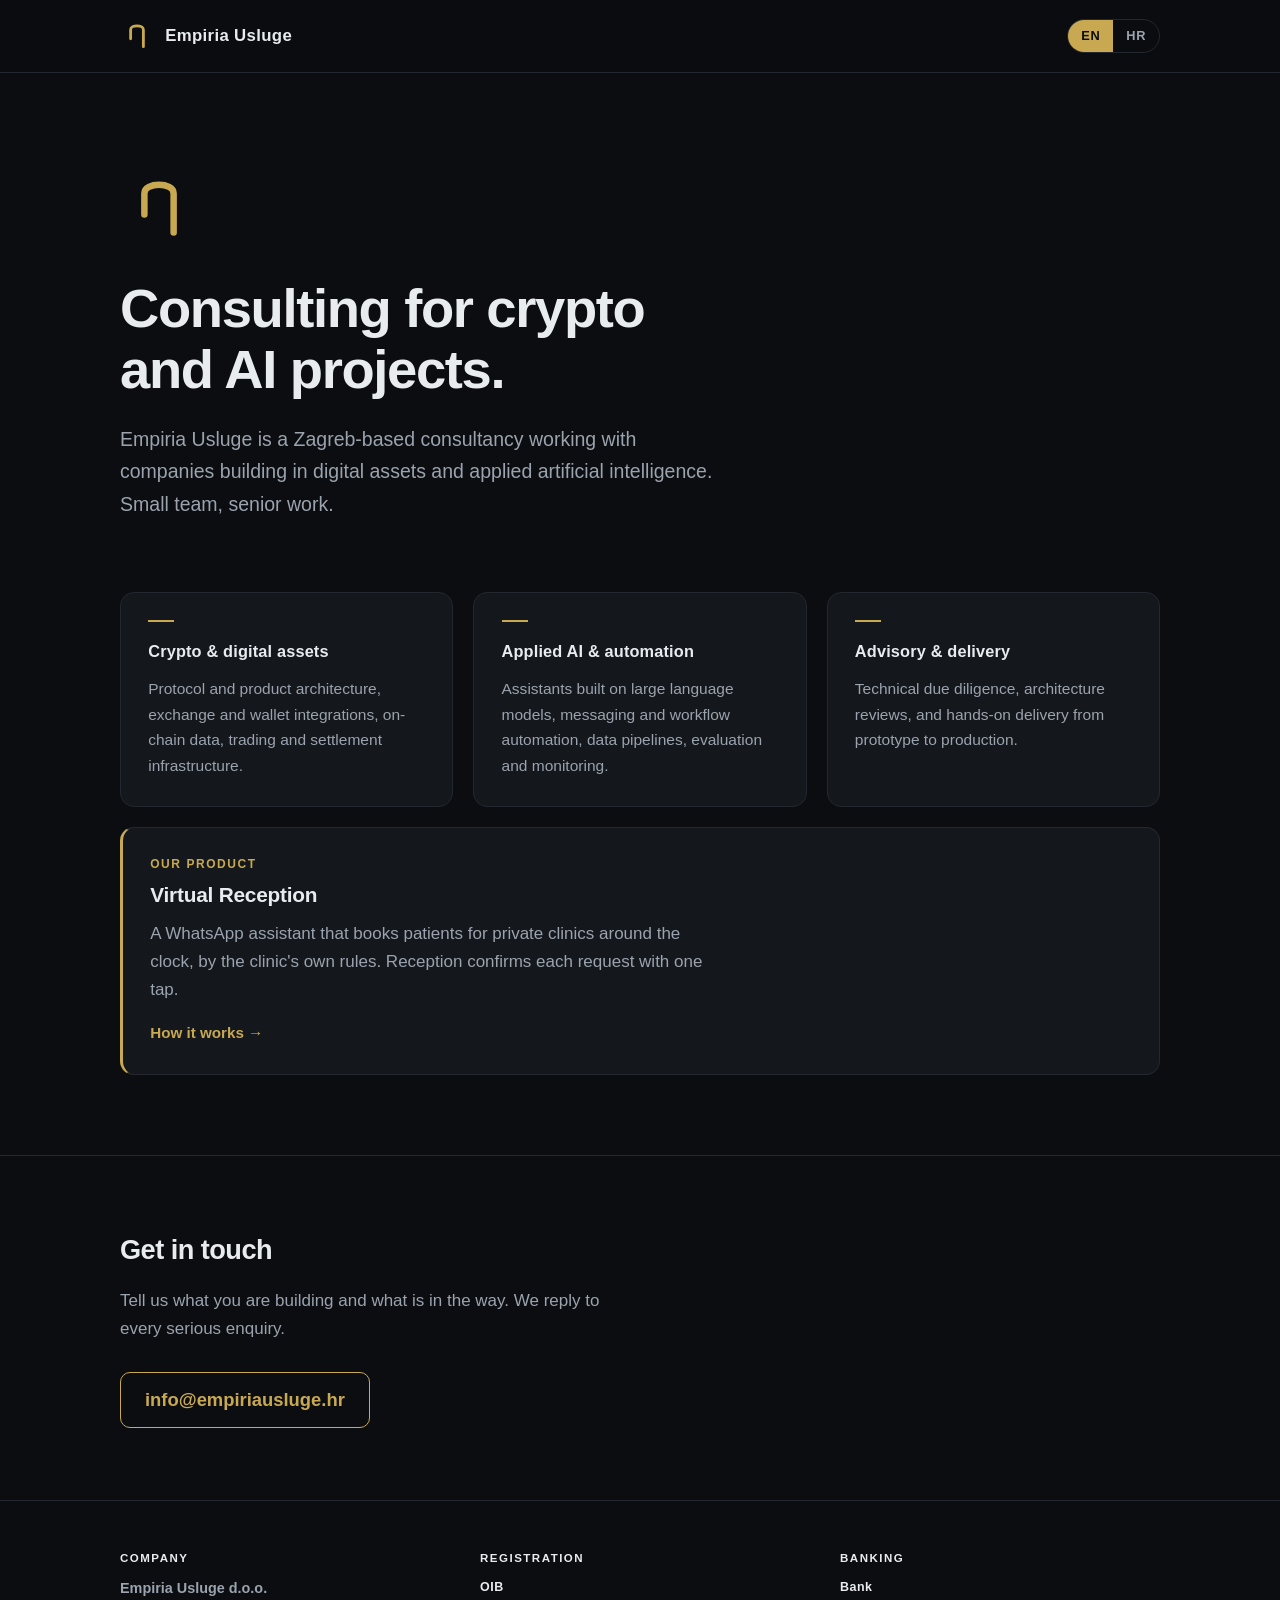
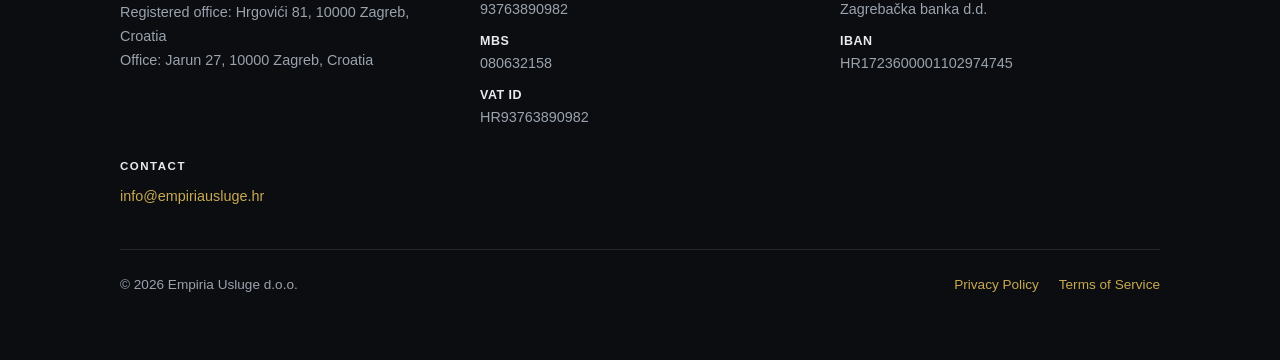
<file: index.html>
<!DOCTYPE html>
<html lang="en" data-lang="en">
<head>
<meta charset="utf-8">
<meta name="viewport" content="width=device-width, initial-scale=1">
<title>Empiria Usluge — Consulting for crypto and AI projects</title>
<meta name="description" content="Empiria Usluge d.o.o. is a Zagreb-based consultancy for companies building in crypto, digital assets and applied AI. / Konzultantska tvrtka iz Zagreba za kripto i AI projekte.">
<link rel="canonical" href="https://empiriausluge.hr/">
<link rel="alternate" hreflang="en" href="https://empiriausluge.hr/">
<link rel="alternate" hreflang="hr" href="https://empiriausluge.hr/?lang=hr">
<link rel="alternate" hreflang="x-default" href="https://empiriausluge.hr/">
<link rel="icon" href="/favicon.svg" type="image/svg+xml">
<link rel="apple-touch-icon" href="/assets/icon-180.png">
<link rel="stylesheet" href="/style.css?v=2">

<!-- Meta Business Manager domain verification. Must stay in <head> and be static HTML. -->
<meta name="facebook-domain-verification" content="hb17a7zb2o33dog1fj9ct7s226d2jd">

<meta property="og:type" content="website">
<meta property="og:url" content="https://empiriausluge.hr/">
<meta property="og:site_name" content="Empiria Usluge d.o.o.">
<meta property="og:title" content="Empiria Usluge — Consulting for crypto and AI projects">
<meta property="og:description" content="Zagreb-based consultancy for companies building in crypto, digital assets and applied AI.">
<meta property="og:image" content="https://empiriausluge.hr/assets/og.png">
<meta name="twitter:card" content="summary_large_image">

<script type="application/ld+json">
{
  "@context": "https://schema.org",
  "@type": "ProfessionalService",
  "name": "Empiria Usluge d.o.o.",
  "url": "https://empiriausluge.hr/",
  "email": "info@empiriausluge.hr",
  "vatID": "HR93763890982",
  "taxID": "93763890982",
  "description": "Consulting for crypto and AI projects.",
  "address": {
    "@type": "PostalAddress",
    "streetAddress": "Hrgovići 81",
    "addressLocality": "Zagreb",
    "postalCode": "10000",
    "addressCountry": "HR"
  }
}
</script>
</head>
<body>

<header class="site-header">
  <div class="wrap">
    <a class="brand" href="/">
      <svg viewBox="0 0 96 96" aria-hidden="true"><path d="M30 56 V30 C30 16 66 16 66 30 V78" fill="none" stroke="currentColor" stroke-width="8" stroke-linecap="round" stroke-linejoin="round"/></svg>
      <span class="brand-name">Empiria&nbsp;Usluge</span>
    </a>
    <div class="lang-toggle" role="group" aria-label="Language / Jezik">
      <button type="button" data-set-lang="en" aria-pressed="true">EN</button>
      <button type="button" data-set-lang="hr" aria-pressed="false">HR</button>
    </div>
  </div>
</header>

<main>
  <section class="hero">
    <div class="wrap">
      <svg class="eta" viewBox="0 0 96 96" role="img" aria-label="Eta"><path d="M30 56 V30 C30 16 66 16 66 30 V78" fill="none" stroke="currentColor" stroke-width="8" stroke-linecap="round" stroke-linejoin="round"/></svg>
      <h1>
        <span lang="en">Consulting for crypto and AI projects.</span>
        <span lang="hr">Savjetovanje za kripto i AI projekte.</span>
      </h1>
      <p>
        <span lang="en">Empiria Usluge is a Zagreb-based consultancy working with companies building in digital assets and applied artificial intelligence. Small team, senior work.</span>
        <span lang="hr">Empiria Usluge konzultantska je tvrtka iz Zagreba koja surađuje s tvrtkama u području digitalne imovine i primijenjene umjetne inteligencije. Mali tim, senior pristup.</span>
      </p>
    </div>
  </section>

  <section class="wrap services">
    <article class="card">
      <h2>
        <span lang="en">Crypto &amp; digital assets</span>
        <span lang="hr">Kripto i digitalna imovina</span>
      </h2>
      <p>
        <span lang="en">Protocol and product architecture, exchange and wallet integrations, on-chain data, trading and settlement infrastructure.</span>
        <span lang="hr">Arhitektura protokola i proizvoda, integracije s burzama i novčanicima, on-chain podaci, infrastruktura za trgovanje i namiru.</span>
      </p>
    </article>
    <article class="card">
      <h2>
        <span lang="en">Applied AI &amp; automation</span>
        <span lang="hr">Primijenjena AI i automatizacija</span>
      </h2>
      <p>
        <span lang="en">Assistants built on large language models, messaging and workflow automation, data pipelines, evaluation and monitoring.</span>
        <span lang="hr">Asistenti temeljeni na velikim jezičnim modelima, automatizacija poruka i poslovnih procesa, podatkovni tokovi, evaluacija i nadzor.</span>
      </p>
    </article>
    <article class="card">
      <h2>
        <span lang="en">Advisory &amp; delivery</span>
        <span lang="hr">Savjetovanje i isporuka</span>
      </h2>
      <p>
        <span lang="en">Technical due diligence, architecture reviews, and hands-on delivery from prototype to production.</span>
        <span lang="hr">Tehnički due diligence, revizije arhitekture i praktična isporuka od prototipa do produkcije.</span>
      </p>
    </article>
    <a class="teaser" href="/recepcija">
      <p class="eyebrow"><span lang="en">Our product</span><span lang="hr">Naš proizvod</span></p>
      <h2>
        <span lang="en">Virtual Reception</span>
        <span lang="hr">Virtualna recepcija</span>
      </h2>
      <p>
        <span lang="en">A WhatsApp assistant that books patients for private clinics around the clock, by the clinic's own rules. Reception confirms each request with one tap.</span>
        <span lang="hr">WhatsApp asistent koji danonoćno naručuje pacijente za privatne ordinacije, po pravilima same ordinacije. Recepcija svaki zahtjev potvrđuje jednim dodirom.</span>
      </p>
      <span class="more"><span lang="en">How it works &rarr;</span><span lang="hr">Kako radi &rarr;</span></span>
    </a>
  </section>

  <section class="contact" id="contact">
    <div class="wrap">
      <h2>
        <span lang="en">Get in touch</span>
        <span lang="hr">Kontaktirajte nas</span>
      </h2>
      <p>
        <span lang="en">Tell us what you are building and what is in the way. We reply to every serious enquiry.</span>
        <span lang="hr">Recite nam što gradite i gdje zapinje. Odgovaramo na svaki ozbiljan upit.</span>
      </p>
      <a class="mailto" href="mailto:info@empiriausluge.hr">info@empiriausluge.hr</a>
    </div>
  </section>
</main>

<footer class="site-footer">
  <div class="wrap">
    <div class="legal-grid">
      <div>
        <h3><span lang="en">Company</span><span lang="hr">Tvrtka</span></h3>
        <p>
          <strong>Empiria Usluge d.o.o.</strong><br>
          <span lang="en">Registered office: Hrgovići 81, 10000 Zagreb, Croatia</span>
          <span lang="hr">Sjedište: Hrgovići 81, 10000 Zagreb, Hrvatska</span><br>
          <span lang="en">Office: Jarun 27, 10000 Zagreb, Croatia</span>
          <span lang="hr">Ured: Jarun 27, 10000 Zagreb, Hrvatska</span>
        </p>
      </div>
      <div>
        <h3><span lang="en">Registration</span><span lang="hr">Registracija</span></h3>
        <dl>
          <dt>OIB</dt><dd>93763890982</dd>
          <dt>MBS</dt><dd>080632158</dd>
          <dt><span lang="en">VAT ID</span><span lang="hr">PDV ID</span></dt><dd>HR93763890982</dd>
        </dl>
      </div>
      <div>
        <h3><span lang="en">Banking</span><span lang="hr">Bankovni podaci</span></h3>
        <dl>
          <dt><span lang="en">Bank</span><span lang="hr">Banka</span></dt>
          <dd>Zagrebačka banka d.d.</dd>
          <dt>IBAN</dt><dd>HR1723600001102974745</dd>
        </dl>
      </div>
      <div>
        <h3><span lang="en">Contact</span><span lang="hr">Kontakt</span></h3>
        <p><a href="mailto:info@empiriausluge.hr">info@empiriausluge.hr</a></p>
      </div>
    </div>
    <div class="footer-bottom">
      <span>&copy; <span id="year">2026</span> Empiria Usluge d.o.o.</span>
      <nav class="footer-links">
        <a href="/privacy"><span lang="en">Privacy Policy</span><span lang="hr">Pravila privatnosti</span></a>
        <a href="/terms"><span lang="en">Terms of Service</span><span lang="hr">Uvjeti korištenja</span></a>
      </nav>
    </div>
  </div>
</footer>

<script src="/lang.js?v=2"></script>
</body>
</html>
</file>
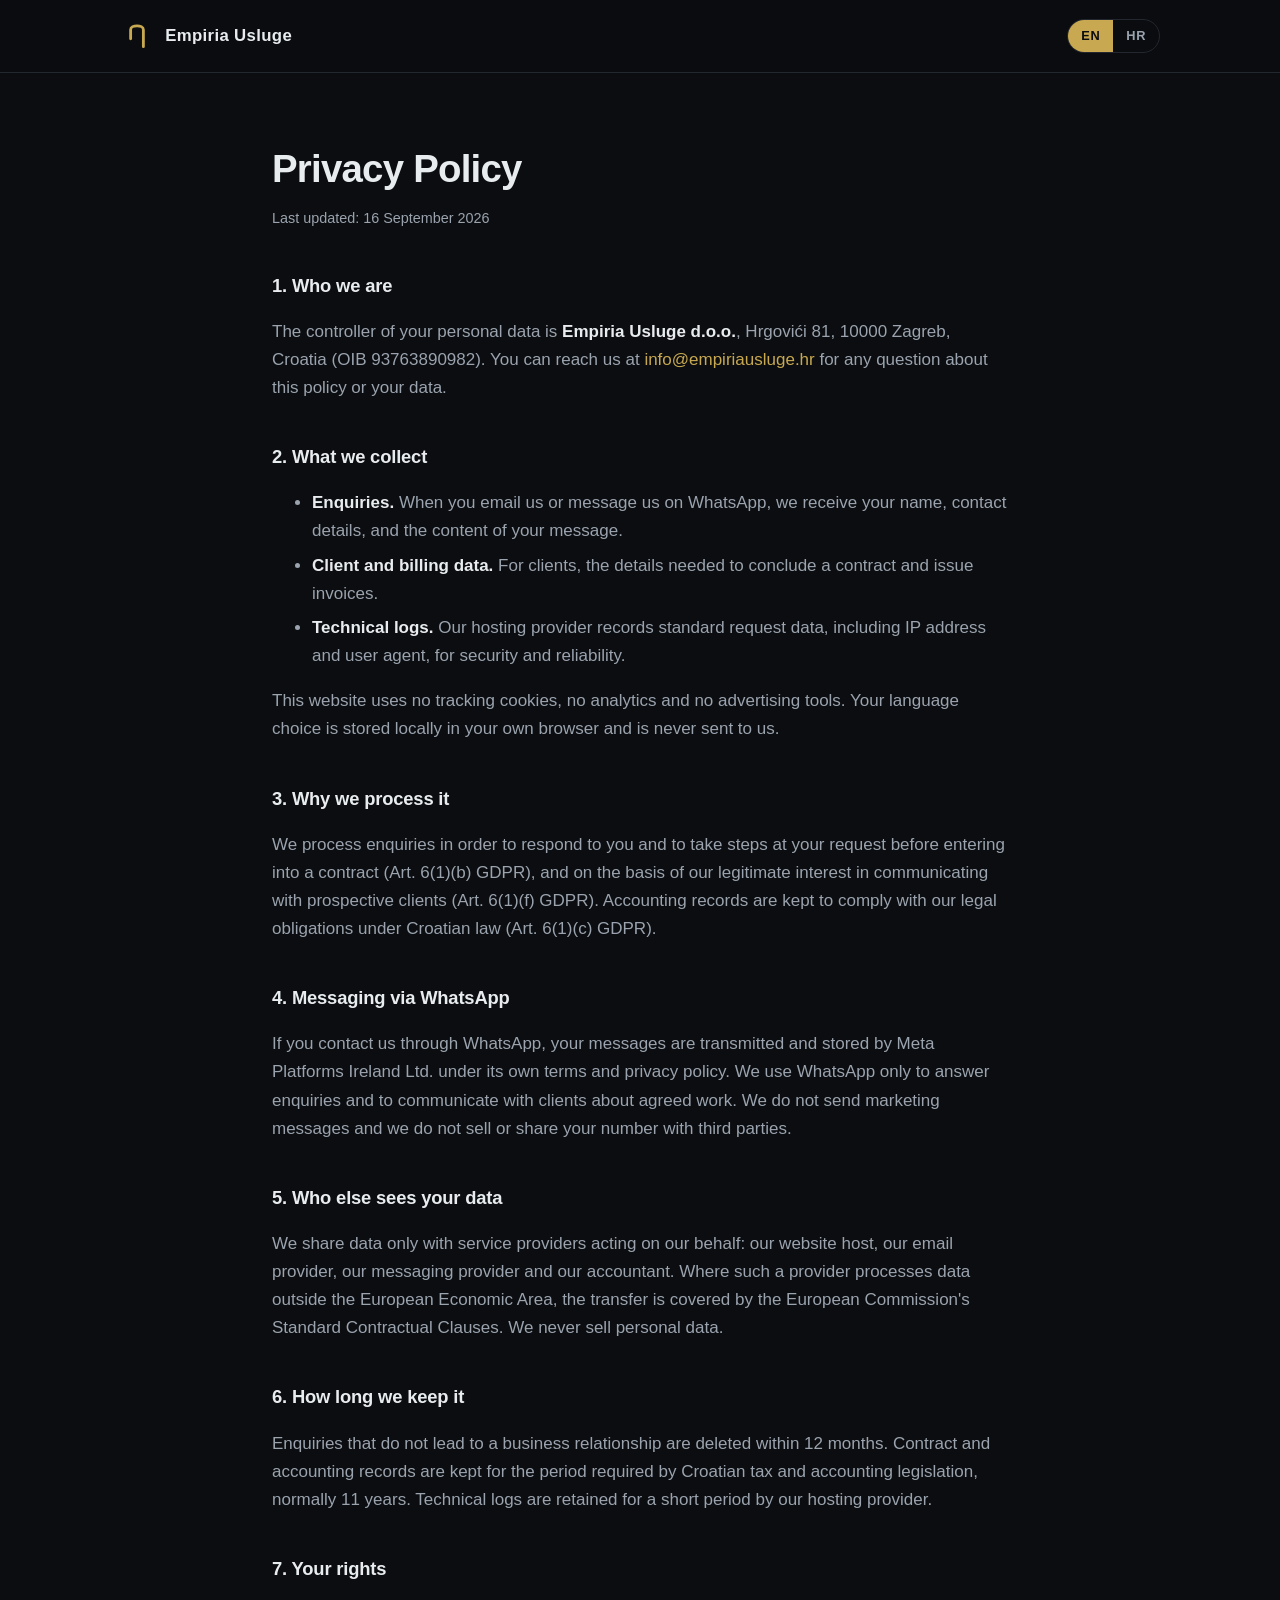
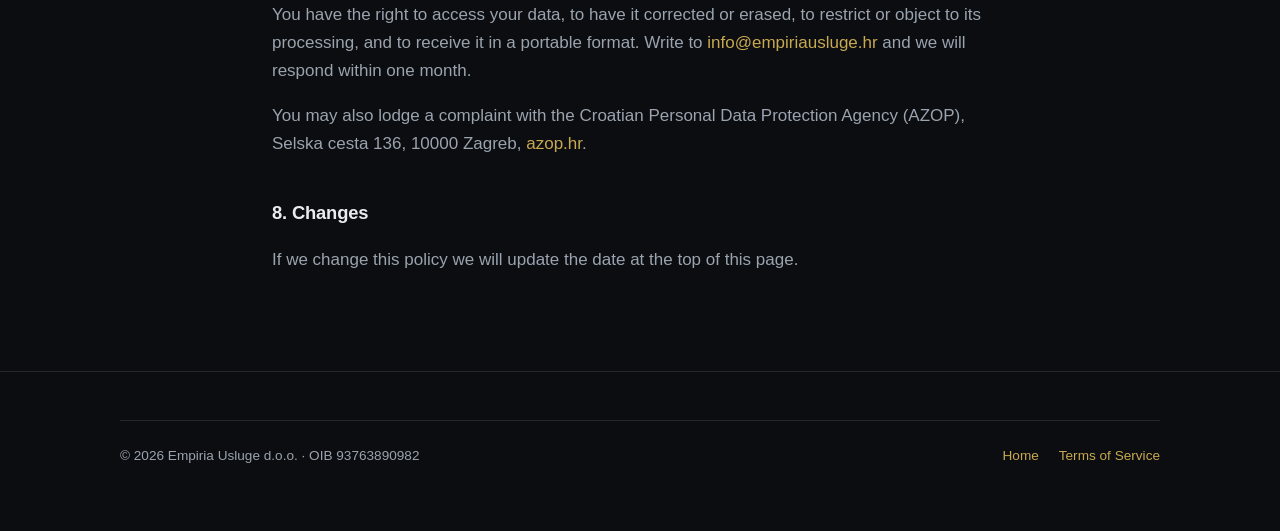
<file: privacy.html>
<!DOCTYPE html>
<html lang="en" data-lang="en">
<head>
<meta charset="utf-8">
<meta name="viewport" content="width=device-width, initial-scale=1">
<title>Privacy Policy — Empiria Usluge d.o.o.</title>
<meta name="description" content="How Empiria Usluge d.o.o. collects and processes personal data, in line with the GDPR.">
<link rel="canonical" href="https://empiriausluge.hr/privacy">
<link rel="icon" href="/favicon.svg" type="image/svg+xml">
<link rel="stylesheet" href="/style.css?v=2">
</head>
<body>

<header class="site-header">
  <div class="wrap">
    <a class="brand" href="/">
      <svg viewBox="0 0 96 96" aria-hidden="true"><path d="M30 56 V30 C30 16 66 16 66 30 V78" fill="none" stroke="currentColor" stroke-width="8" stroke-linecap="round" stroke-linejoin="round"/></svg>
      <span class="brand-name">Empiria&nbsp;Usluge</span>
    </a>
    <div class="lang-toggle" role="group" aria-label="Language / Jezik">
      <button type="button" data-set-lang="en" aria-pressed="true">EN</button>
      <button type="button" data-set-lang="hr" aria-pressed="false">HR</button>
    </div>
  </div>
</header>

<main class="wrap doc">
  <h1>
    <span lang="en">Privacy Policy</span>
    <span lang="hr">Pravila privatnosti</span>
  </h1>
  <p class="updated">
    <span lang="en">Last updated: 16 September 2026</span>
    <span lang="hr">Zadnja izmjena: 16. rujna 2026.</span>
  </p>

  <h2><span lang="en">1. Who we are</span><span lang="hr">1. Tko smo mi</span></h2>
  <p>
    <span lang="en">The controller of your personal data is <strong>Empiria Usluge d.o.o.</strong>, Hrgovići 81, 10000 Zagreb, Croatia (OIB 93763890982). You can reach us at <a href="mailto:info@empiriausluge.hr">info@empiriausluge.hr</a> for any question about this policy or your data.</span>
    <span lang="hr">Voditelj obrade vaših osobnih podataka je <strong>Empiria Usluge d.o.o.</strong>, Hrgovići 81, 10000 Zagreb, Hrvatska (OIB 93763890982). Za svako pitanje o ovim pravilima ili o vašim podacima obratite nam se na <a href="mailto:info@empiriausluge.hr">info@empiriausluge.hr</a>.</span>
  </p>

  <h2><span lang="en">2. What we collect</span><span lang="hr">2. Koje podatke prikupljamo</span></h2>
  <ul>
    <li>
      <span lang="en"><strong>Enquiries.</strong> When you email us or message us on WhatsApp, we receive your name, contact details, and the content of your message.</span>
      <span lang="hr"><strong>Upiti.</strong> Kada nam pošaljete e-poštu ili poruku putem WhatsAppa, zaprimamo vaše ime, kontaktne podatke i sadržaj poruke.</span>
    </li>
    <li>
      <span lang="en"><strong>Client and billing data.</strong> For clients, the details needed to conclude a contract and issue invoices.</span>
      <span lang="hr"><strong>Podaci o klijentima i naplati.</strong> Za klijente, podaci potrebni za sklapanje ugovora i izdavanje računa.</span>
    </li>
    <li>
      <span lang="en"><strong>Technical logs.</strong> Our hosting provider records standard request data, including IP address and user agent, for security and reliability.</span>
      <span lang="hr"><strong>Tehnički zapisi.</strong> Naš davatelj usluge poslužitelja bilježi standardne podatke o zahtjevima, uključujući IP adresu i podatke o pregledniku, radi sigurnosti i pouzdanosti.</span>
    </li>
  </ul>
  <p>
    <span lang="en">This website uses no tracking cookies, no analytics and no advertising tools. Your language choice is stored locally in your own browser and is never sent to us.</span>
    <span lang="hr">Ove mrežne stranice ne koriste kolačiće za praćenje, analitiku niti oglašavanje. Vaš odabir jezika pohranjuje se lokalno u vašem pregledniku i nikada nam se ne šalje.</span>
  </p>

  <h2><span lang="en">3. Why we process it</span><span lang="hr">3. Svrha i pravna osnova obrade</span></h2>
  <p>
    <span lang="en">We process enquiries in order to respond to you and to take steps at your request before entering into a contract (Art. 6(1)(b) GDPR), and on the basis of our legitimate interest in communicating with prospective clients (Art. 6(1)(f) GDPR). Accounting records are kept to comply with our legal obligations under Croatian law (Art. 6(1)(c) GDPR).</span>
    <span lang="hr">Upite obrađujemo kako bismo vam odgovorili i poduzeli radnje na vaš zahtjev prije sklapanja ugovora (čl. 6. st. 1. t. (b) GDPR-a) te na temelju našeg legitimnog interesa za komunikaciju s potencijalnim klijentima (čl. 6. st. 1. t. (f) GDPR-a). Računovodstvenu dokumentaciju čuvamo radi ispunjenja zakonskih obveza prema hrvatskim propisima (čl. 6. st. 1. t. (c) GDPR-a).</span>
  </p>

  <h2><span lang="en">4. Messaging via WhatsApp</span><span lang="hr">4. Komunikacija putem WhatsAppa</span></h2>
  <p>
    <span lang="en">If you contact us through WhatsApp, your messages are transmitted and stored by Meta Platforms Ireland Ltd. under its own terms and privacy policy. We use WhatsApp only to answer enquiries and to communicate with clients about agreed work. We do not send marketing messages and we do not sell or share your number with third parties.</span>
    <span lang="hr">Ako nas kontaktirate putem WhatsAppa, vaše poruke prenosi i pohranjuje Meta Platforms Ireland Ltd. prema vlastitim uvjetima i pravilima privatnosti. WhatsApp koristimo isključivo za odgovaranje na upite i komunikaciju s klijentima o dogovorenom poslu. Ne šaljemo marketinške poruke i ne prodajemo niti dijelimo vaš broj trećim stranama.</span>
  </p>

  <h2><span lang="en">5. Who else sees your data</span><span lang="hr">5. Tko još ima pristup podacima</span></h2>
  <p>
    <span lang="en">We share data only with service providers acting on our behalf: our website host, our email provider, our messaging provider and our accountant. Where such a provider processes data outside the European Economic Area, the transfer is covered by the European Commission's Standard Contractual Clauses. We never sell personal data.</span>
    <span lang="hr">Podatke dijelimo isključivo s pružateljima usluga koji djeluju u naše ime: davateljem usluge poslužitelja, davateljem usluge e-pošte, davateljem usluge razmjene poruka i našim knjigovodstvom. Ako takav pružatelj obrađuje podatke izvan Europskog gospodarskog prostora, prijenos je uređen Standardnim ugovornim klauzulama Europske komisije. Osobne podatke nikada ne prodajemo.</span>
  </p>

  <h2><span lang="en">6. How long we keep it</span><span lang="hr">6. Rokovi čuvanja</span></h2>
  <p>
    <span lang="en">Enquiries that do not lead to a business relationship are deleted within 12 months. Contract and accounting records are kept for the period required by Croatian tax and accounting legislation, normally 11 years. Technical logs are retained for a short period by our hosting provider.</span>
    <span lang="hr">Upiti koji ne dovedu do poslovnog odnosa brišu se u roku od 12 mjeseci. Ugovorna i računovodstvena dokumentacija čuva se u rokovima propisanim hrvatskim poreznim i računovodstvenim propisima, u pravilu 11 godina. Tehničke zapise naš davatelj usluge poslužitelja čuva kratko razdoblje.</span>
  </p>

  <h2><span lang="en">7. Your rights</span><span lang="hr">7. Vaša prava</span></h2>
  <p>
    <span lang="en">You have the right to access your data, to have it corrected or erased, to restrict or object to its processing, and to receive it in a portable format. Write to <a href="mailto:info@empiriausluge.hr">info@empiriausluge.hr</a> and we will respond within one month.</span>
    <span lang="hr">Imate pravo na pristup svojim podacima, njihov ispravak ili brisanje, ograničenje obrade, prigovor na obradu te prenosivost podataka. Pišite nam na <a href="mailto:info@empiriausluge.hr">info@empiriausluge.hr</a> i odgovorit ćemo u roku od mjesec dana.</span>
  </p>
  <p>
    <span lang="en">You may also lodge a complaint with the Croatian Personal Data Protection Agency (AZOP), Selska cesta 136, 10000 Zagreb, <a href="https://azop.hr" rel="noopener">azop.hr</a>.</span>
    <span lang="hr">Pritužbu možete podnijeti i Agenciji za zaštitu osobnih podataka (AZOP), Selska cesta 136, 10000 Zagreb, <a href="https://azop.hr" rel="noopener">azop.hr</a>.</span>
  </p>

  <h2><span lang="en">8. Changes</span><span lang="hr">8. Izmjene</span></h2>
  <p>
    <span lang="en">If we change this policy we will update the date at the top of this page.</span>
    <span lang="hr">Ako izmijenimo ova pravila, ažurirat ćemo datum na vrhu ove stranice.</span>
  </p>
</main>

<footer class="site-footer">
  <div class="wrap">
    <div class="footer-bottom">
      <span>&copy; <span id="year">2026</span> Empiria Usluge d.o.o. &middot; OIB 93763890982</span>
      <nav class="footer-links">
        <a href="/"><span lang="en">Home</span><span lang="hr">Naslovnica</span></a>
        <a href="/terms"><span lang="en">Terms of Service</span><span lang="hr">Uvjeti korištenja</span></a>
      </nav>
    </div>
  </div>
</footer>

<script src="/lang.js?v=2"></script>
</body>
</html>
</file>
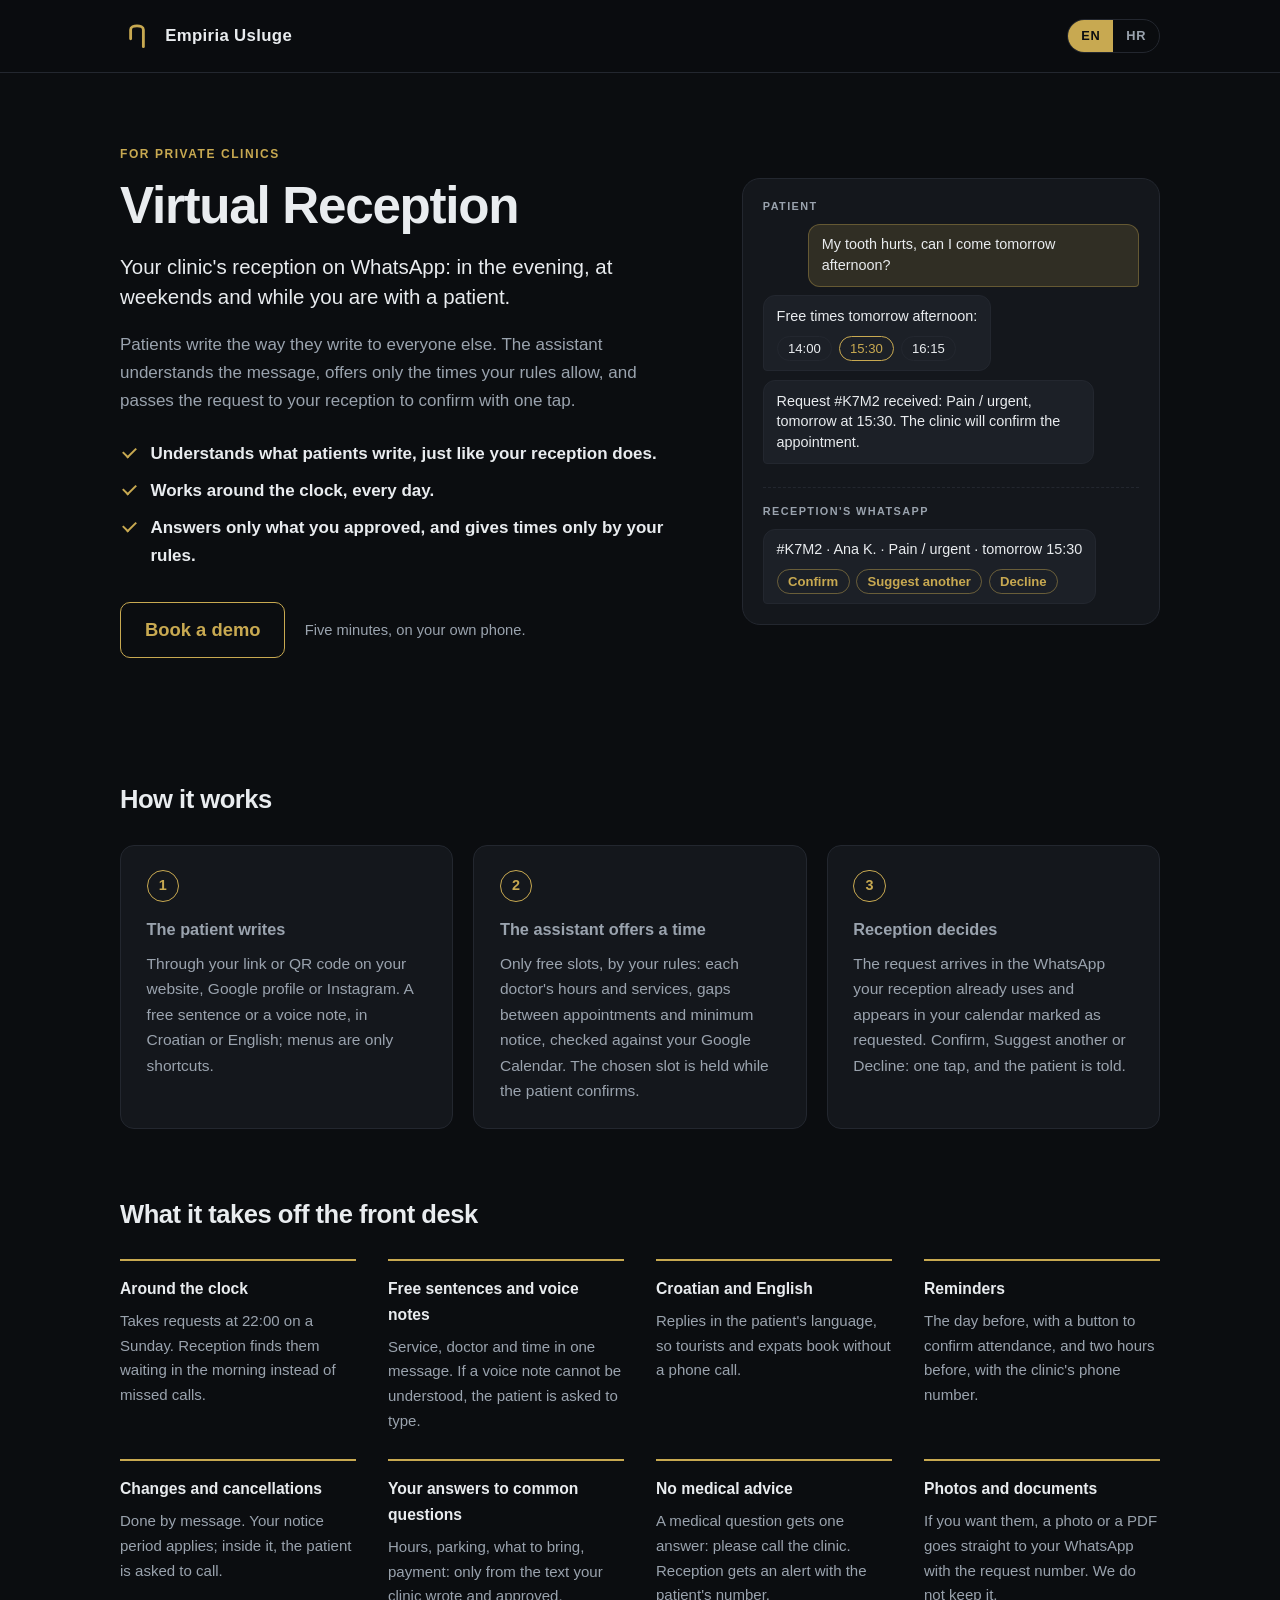
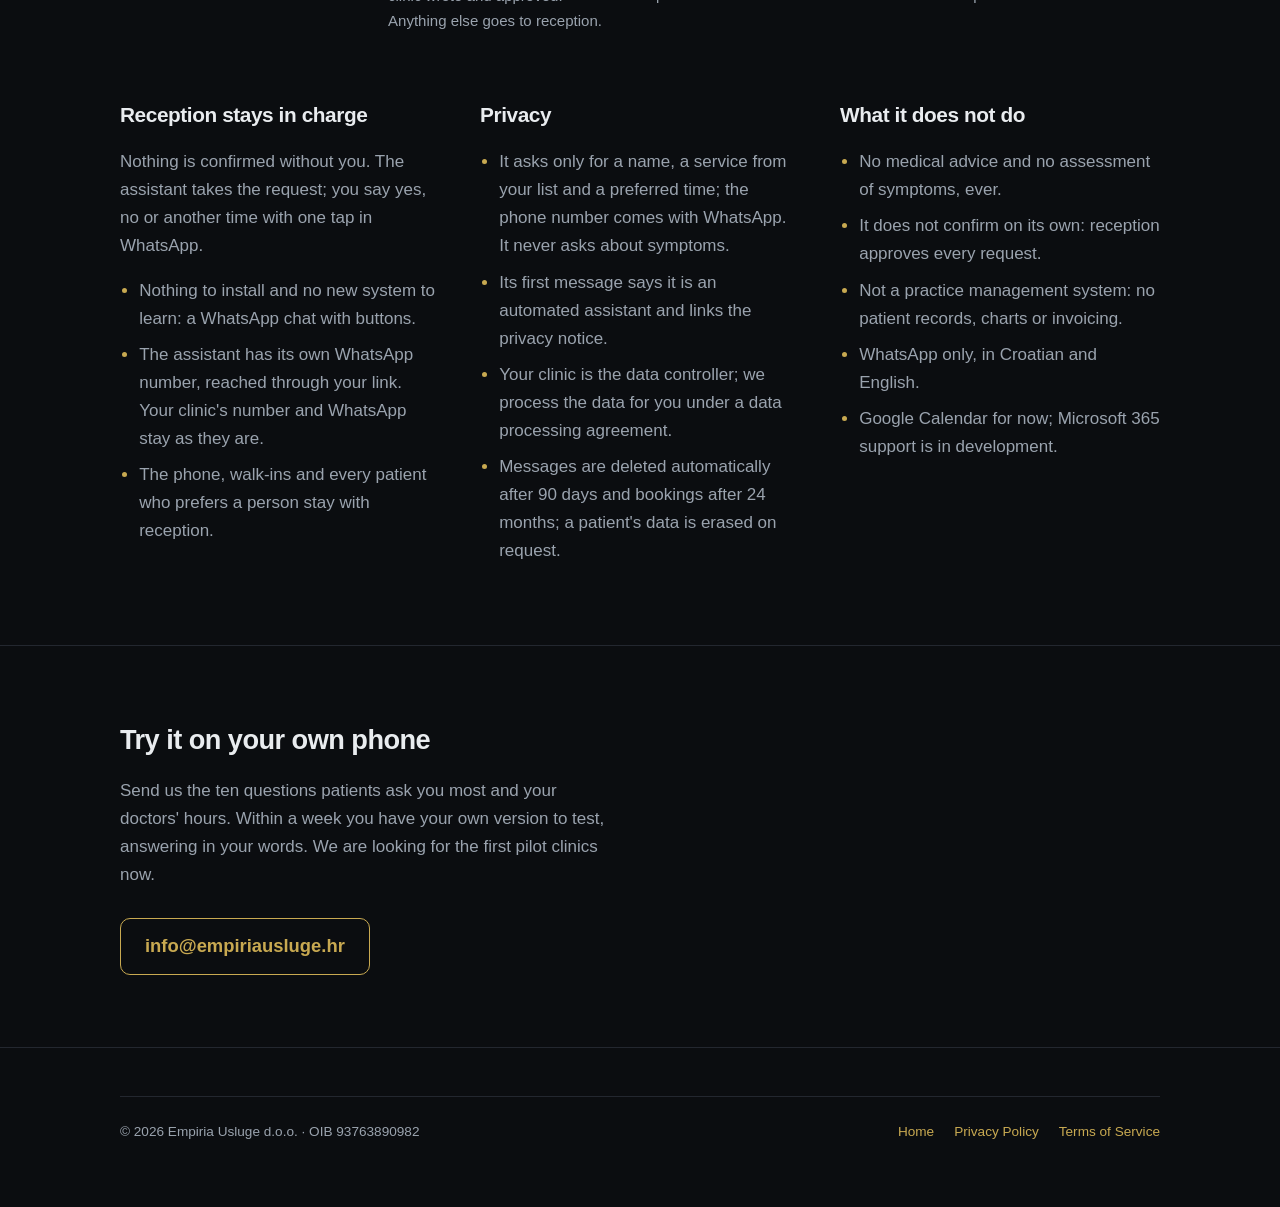
<file: recepcija.html>
<!DOCTYPE html>
<html lang="en" data-lang="en">
<head>
<meta charset="utf-8">
<meta name="viewport" content="width=device-width, initial-scale=1">
<title>Virtual Reception — WhatsApp assistant for clinics | Empiria Usluge</title>
<meta name="description" content="Virtual Reception books patients on WhatsApp around the clock, by the clinic's own rules; reception confirms with one tap. / Virtualna recepcija naručuje pacijente na WhatsAppu 0–24, po pravilima ordinacije; recepcija potvrđuje jednim dodirom.">
<link rel="canonical" href="https://empiriausluge.hr/recepcija">
<link rel="alternate" hreflang="en" href="https://empiriausluge.hr/recepcija">
<link rel="alternate" hreflang="hr" href="https://empiriausluge.hr/recepcija?lang=hr">
<link rel="alternate" hreflang="x-default" href="https://empiriausluge.hr/recepcija">
<link rel="icon" href="/favicon.svg" type="image/svg+xml">
<link rel="apple-touch-icon" href="/assets/icon-180.png">
<link rel="stylesheet" href="/style.css?v=2">

<meta property="og:type" content="website">
<meta property="og:url" content="https://empiriausluge.hr/recepcija">
<meta property="og:site_name" content="Empiria Usluge d.o.o.">
<meta property="og:title" content="Virtual Reception — WhatsApp assistant for clinics">
<meta property="og:description" content="Patients book on WhatsApp around the clock, by the clinic's own rules. Reception confirms with one tap.">
<meta property="og:image" content="https://empiriausluge.hr/assets/og.png">
<meta name="twitter:card" content="summary_large_image">
</head>
<body>

<header class="site-header">
  <div class="wrap">
    <a class="brand" href="/">
      <svg viewBox="0 0 96 96" aria-hidden="true"><path d="M30 56 V30 C30 16 66 16 66 30 V78" fill="none" stroke="currentColor" stroke-width="8" stroke-linecap="round" stroke-linejoin="round"/></svg>
      <span class="brand-name">Empiria&nbsp;Usluge</span>
    </a>
    <div class="lang-toggle" role="group" aria-label="Language / Jezik">
      <button type="button" data-set-lang="en" aria-pressed="true">EN</button>
      <button type="button" data-set-lang="hr" aria-pressed="false">HR</button>
    </div>
  </div>
</header>

<main class="product">
  <section class="wrap product-hero">
    <div class="product-intro">
      <p class="eyebrow">
        <span lang="en">For private clinics</span>
        <span lang="hr">Za privatne ordinacije</span>
      </p>
      <h1>
        <span lang="en">Virtual Reception</span>
        <span lang="hr">Virtualna recepcija</span>
      </h1>
      <p class="lead">
        <span lang="en">Your clinic's reception on WhatsApp: in the evening, at weekends and while you are with a patient.</span>
        <span lang="hr">Recepcija Vaše ordinacije na WhatsAppu: navečer, vikendom i dok ste uz pacijenta.</span>
      </p>
      <p>
        <span lang="en">Patients write the way they write to everyone else. The assistant understands the message, offers only the times your rules allow, and passes the request to your reception to confirm with one tap.</span>
        <span lang="hr">Pacijenti pišu kao što pišu svima drugima. Asistent razumije poruku, nudi samo termine koje Vaša pravila dopuštaju i prosljeđuje zahtjev recepciji, koja ga potvrđuje jednim dodirom.</span>
      </p>
      <ul class="claims">
        <li>
          <span lang="en">Understands what patients write, just like your reception does.</span>
          <span lang="hr">Razumije što pacijent piše baš kao i Vaša recepcija.</span>
        </li>
        <li>
          <span lang="en">Works around the clock, every day.</span>
          <span lang="hr">Radi 0–24, svaki dan.</span>
        </li>
        <li>
          <span lang="en">Answers only what you approved, and gives times only by your rules.</span>
          <span lang="hr">Odgovara samo ono što ste Vi odobrili, a termine dodjeljuje isključivo po Vašim pravilima.</span>
        </li>
      </ul>
      <p class="cta-row">
        <a class="mailto" lang="en" href="mailto:info@empiriausluge.hr?subject=Virtual%20Reception%20demo">Book a demo</a>
        <a class="mailto" lang="hr" href="mailto:info@empiriausluge.hr?subject=Virtualna%20recepcija%20-%20demo">Dogovorite demo</a>
        <span class="cta-note">
          <span lang="en">Five minutes, on your own phone.</span>
          <span lang="hr">Pet minuta, na Vašem telefonu.</span>
        </span>
      </p>
    </div>

    <figure class="chat" aria-labelledby="chat-caption">
      <figcaption id="chat-caption" class="chat-label">
        <span lang="en">Patient</span>
        <span lang="hr">Pacijent</span>
      </figcaption>
      <div class="bubble from-patient">
        <span lang="en">My tooth hurts, can I come tomorrow afternoon?</span>
        <span lang="hr">Boli me zub, mogu li sutra popodne?</span>
      </div>
      <div class="bubble from-assistant">
        <span lang="en">Free times tomorrow afternoon:</span>
        <span lang="hr">Slobodni termini sutra popodne:</span>
        <span class="chips" aria-hidden="true"><span>14:00</span><span class="picked">15:30</span><span>16:15</span></span>
      </div>
      <div class="bubble from-assistant">
        <span lang="en">Request #K7M2 received: Pain / urgent, tomorrow at 15:30. The clinic will confirm the appointment.</span>
        <span lang="hr">Zahtjev #K7M2 je zaprimljen: Bol / hitno, sutra u 15:30. Ordinacija će potvrditi termin.</span>
      </div>
      <p class="chat-label chat-label-staff">
        <span lang="en">Reception's WhatsApp</span>
        <span lang="hr">WhatsApp recepcije</span>
      </p>
      <div class="bubble from-assistant staff-note">
        <span lang="en">#K7M2 · Ana K. · Pain / urgent · tomorrow 15:30</span>
        <span lang="hr">#K7M2 · Ana K. · Bol / hitno · sutra 15:30</span>
        <span class="actions" aria-hidden="true">
          <span lang="en">Confirm</span><span lang="hr">Potvrdi</span>
          <span lang="en">Suggest another</span><span lang="hr">Predloži drugo</span>
          <span lang="en">Decline</span><span lang="hr">Odbij</span>
        </span>
      </div>
    </figure>
  </section>

  <section class="wrap product-section">
    <h2>
      <span lang="en">How it works</span>
      <span lang="hr">Kako radi</span>
    </h2>
    <ol class="steps">
      <li>
        <h3><span lang="en">The patient writes</span><span lang="hr">Pacijent piše</span></h3>
        <p>
          <span lang="en">Through your link or QR code on your website, Google profile or Instagram. A free sentence or a voice note, in Croatian or English; menus are only shortcuts.</span>
          <span lang="hr">Preko Vaše poveznice ili QR koda na web stranici, Google profilu ili Instagramu. Slobodnom rečenicom ili glasovnom porukom, na hrvatskom ili engleskom; izbornici su samo prečaci.</span>
        </p>
      </li>
      <li>
        <h3><span lang="en">The assistant offers a time</span><span lang="hr">Asistent nudi termin</span></h3>
        <p>
          <span lang="en">Only free slots, by your rules: each doctor's hours and services, gaps between appointments and minimum notice, checked against your Google Calendar. The chosen slot is held while the patient confirms.</span>
          <span lang="hr">Samo slobodne termine, po Vašim pravilima: radno vrijeme i usluge svakog liječnika, razmak između termina i najkraći rok najave, uz provjeru u Vašem Google kalendaru. Odabrani termin čuva se dok ga pacijent ne potvrdi.</span>
        </p>
      </li>
      <li>
        <h3><span lang="en">Reception decides</span><span lang="hr">Recepcija odlučuje</span></h3>
        <p>
          <span lang="en">The request arrives in the WhatsApp your reception already uses and appears in your calendar marked as requested. Confirm, Suggest another or Decline: one tap, and the patient is told.</span>
          <span lang="hr">Zahtjev stiže u WhatsApp koji recepcija već koristi i pojavljuje se u kalendaru s oznakom „zatraženo“. Potvrdi, Predloži drugo ili Odbij: jedan dodir, i pacijent je obaviješten.</span>
        </p>
      </li>
    </ol>
  </section>

  <section class="wrap product-section">
    <h2>
      <span lang="en">What it takes off the front desk</span>
      <span lang="hr">Što preuzima od recepcije</span>
    </h2>
    <div class="features">
      <article>
        <h3><span lang="en">Around the clock</span><span lang="hr">Danonoćno</span></h3>
        <p>
          <span lang="en">Takes requests at 22:00 on a Sunday. Reception finds them waiting in the morning instead of missed calls.</span>
          <span lang="hr">Prima zahtjeve i u nedjelju u 22 sata. Recepcija ih ujutro zatekne spremne, umjesto propuštenih poziva.</span>
        </p>
      </article>
      <article>
        <h3><span lang="en">Free sentences and voice notes</span><span lang="hr">Slobodan tekst i glasovne poruke</span></h3>
        <p>
          <span lang="en">Service, doctor and time in one message. If a voice note cannot be understood, the patient is asked to type.</span>
          <span lang="hr">Usluga, liječnik i vrijeme u jednoj poruci. Ako glasovnu poruku ne razumije, zamoli pacijenta da napiše.</span>
        </p>
      </article>
      <article>
        <h3><span lang="en">Croatian and English</span><span lang="hr">Hrvatski i engleski</span></h3>
        <p>
          <span lang="en">Replies in the patient's language, so tourists and expats book without a phone call.</span>
          <span lang="hr">Odgovara na jeziku pacijenta, pa se i turisti i stranci naruče bez telefonskog poziva.</span>
        </p>
      </article>
      <article>
        <h3><span lang="en">Reminders</span><span lang="hr">Podsjetnici</span></h3>
        <p>
          <span lang="en">The day before, with a button to confirm attendance, and two hours before, with the clinic's phone number.</span>
          <span lang="hr">Dan prije, s gumbom za potvrdu dolaska, i dva sata prije, s brojem ordinacije.</span>
        </p>
      </article>
      <article>
        <h3><span lang="en">Changes and cancellations</span><span lang="hr">Promjene i otkazivanja</span></h3>
        <p>
          <span lang="en">Done by message. Your notice period applies; inside it, the patient is asked to call.</span>
          <span lang="hr">Porukom, bez poziva. Vaš rok za otkazivanje vrijedi; unutar njega pacijent dobije uputu da nazove.</span>
        </p>
      </article>
      <article>
        <h3><span lang="en">Your answers to common questions</span><span lang="hr">Vaši odgovori na česta pitanja</span></h3>
        <p>
          <span lang="en">Hours, parking, what to bring, payment: only from the text your clinic wrote and approved. Anything else goes to reception.</span>
          <span lang="hr">Radno vrijeme, parking, što ponijeti, plaćanje: isključivo iz teksta koji je ordinacija napisala i odobrila. Sve ostalo prepušta recepciji.</span>
        </p>
      </article>
      <article>
        <h3><span lang="en">No medical advice</span><span lang="hr">Bez medicinskih savjeta</span></h3>
        <p>
          <span lang="en">A medical question gets one answer: please call the clinic. Reception gets an alert with the patient's number.</span>
          <span lang="hr">Na medicinsko pitanje odgovor je uvijek isti: nazovite ordinaciju. Recepcija dobiva obavijest s brojem pacijenta.</span>
        </p>
      </article>
      <article>
        <h3><span lang="en">Photos and documents</span><span lang="hr">Fotografije i dokumenti</span></h3>
        <p>
          <span lang="en">If you want them, a photo or a PDF goes straight to your WhatsApp with the request number. We do not keep it.</span>
          <span lang="hr">Ako želite, fotografija ili PDF stiže ravno u Vaš WhatsApp uz broj zahtjeva. Mi ih ne čuvamo.</span>
        </p>
      </article>
    </div>
  </section>

  <section class="wrap product-section split">
    <div>
      <h2>
        <span lang="en">Reception stays in charge</span>
        <span lang="hr">Odluka ostaje recepciji</span>
      </h2>
      <p>
        <span lang="en">Nothing is confirmed without you. The assistant takes the request; you say yes, no or another time with one tap in WhatsApp.</span>
        <span lang="hr">Ništa se ne potvrđuje bez Vas. Asistent zaprimi zahtjev, a Vi jednim dodirom u WhatsAppu kažete da, ne ili drugi termin.</span>
      </p>
      <ul>
        <li>
          <span lang="en">Nothing to install and no new system to learn: a WhatsApp chat with buttons.</span>
          <span lang="hr">Nema instalacije ni učenja novog sustava: to je WhatsApp razgovor s gumbima.</span>
        </li>
        <li>
          <span lang="en">The assistant has its own WhatsApp number, reached through your link. Your clinic's number and WhatsApp stay as they are.</span>
          <span lang="hr">Asistent ima svoj WhatsApp broj, do kojeg se dolazi Vašom poveznicom. Broj i WhatsApp ordinacije ostaju kakvi jesu.</span>
        </li>
        <li>
          <span lang="en">The phone, walk-ins and every patient who prefers a person stay with reception.</span>
          <span lang="hr">Telefon, pacijenti koji dođu osobno i svi koji radije razgovaraju s čovjekom ostaju recepciji.</span>
        </li>
      </ul>
    </div>
    <div>
      <h2>
        <span lang="en">Privacy</span>
        <span lang="hr">Privatnost</span>
      </h2>
      <ul>
        <li>
          <span lang="en">It asks only for a name, a service from your list and a preferred time; the phone number comes with WhatsApp. It never asks about symptoms.</span>
          <span lang="hr">Traži samo ime, uslugu s Vašeg popisa i željeni termin; broj telefona dolazi s WhatsAppom. Nikad ne pita za simptome.</span>
        </li>
        <li>
          <span lang="en">Its first message says it is an automated assistant and links the privacy notice.</span>
          <span lang="hr">Već prva poruka kaže da je riječ o automatiziranom asistentu i sadrži poveznicu na obavijest o privatnosti.</span>
        </li>
        <li>
          <span lang="en">Your clinic is the data controller; we process the data for you under a data processing agreement.</span>
          <span lang="hr">Ordinacija je voditelj obrade, a mi smo izvršitelj obrade prema ugovoru o obradi podataka.</span>
        </li>
        <li>
          <span lang="en">Messages are deleted automatically after 90 days and bookings after 24 months; a patient's data is erased on request.</span>
          <span lang="hr">Poruke se automatski brišu nakon 90 dana, a termini nakon 24 mjeseca; podaci pacijenta brišu se na zahtjev.</span>
        </li>
      </ul>
    </div>
    <div>
      <h2>
        <span lang="en">What it does not do</span>
        <span lang="hr">Što ne radi</span>
      </h2>
      <ul>
        <li>
          <span lang="en">No medical advice and no assessment of symptoms, ever.</span>
          <span lang="hr">Nikad ne daje medicinske savjete niti procjenjuje simptome.</span>
        </li>
        <li>
          <span lang="en">It does not confirm on its own: reception approves every request.</span>
          <span lang="hr">Ne potvrđuje sam: recepcija odobrava svaki zahtjev.</span>
        </li>
        <li>
          <span lang="en">Not a practice management system: no patient records, charts or invoicing.</span>
          <span lang="hr">Nije program za vođenje ordinacije: nema kartona, povijesti bolesti ni računa.</span>
        </li>
        <li>
          <span lang="en">WhatsApp only, in Croatian and English.</span>
          <span lang="hr">Samo WhatsApp, na hrvatskom i engleskom.</span>
        </li>
        <li>
          <span lang="en">Google Calendar for now; Microsoft 365 support is in development.</span>
          <span lang="hr">Zasad radi s Google kalendarom; podrška za Microsoft 365 je u razvoju.</span>
        </li>
      </ul>
    </div>
  </section>

  <section class="contact" id="contact">
    <div class="wrap">
      <h2>
        <span lang="en">Try it on your own phone</span>
        <span lang="hr">Isprobajte na svom telefonu</span>
      </h2>
      <p>
        <span lang="en">Send us the ten questions patients ask you most and your doctors' hours. Within a week you have your own version to test, answering in your words. We are looking for the first pilot clinics now.</span>
        <span lang="hr">Pošaljite nam deset pitanja koja Vam pacijenti najčešće postavljaju i radno vrijeme liječnika. Za tjedan dana imate svoju verziju za isprobavanje, koja odgovara Vašim riječima. Upravo tražimo prve ordinacije za pilot.</span>
      </p>
      <a class="mailto" lang="en" href="mailto:info@empiriausluge.hr?subject=Virtual%20Reception%20demo">info@empiriausluge.hr</a>
      <a class="mailto" lang="hr" href="mailto:info@empiriausluge.hr?subject=Virtualna%20recepcija%20-%20demo">info@empiriausluge.hr</a>
    </div>
  </section>
</main>

<footer class="site-footer">
  <div class="wrap">
    <div class="footer-bottom">
      <span>&copy; <span id="year">2026</span> Empiria Usluge d.o.o. &middot; OIB 93763890982</span>
      <nav class="footer-links">
        <a href="/"><span lang="en">Home</span><span lang="hr">Naslovnica</span></a>
        <a href="/privacy"><span lang="en">Privacy Policy</span><span lang="hr">Pravila privatnosti</span></a>
        <a href="/terms"><span lang="en">Terms of Service</span><span lang="hr">Uvjeti korištenja</span></a>
      </nav>
    </div>
  </div>
</footer>

<script src="/lang.js?v=2"></script>
</body>
</html>
</file>
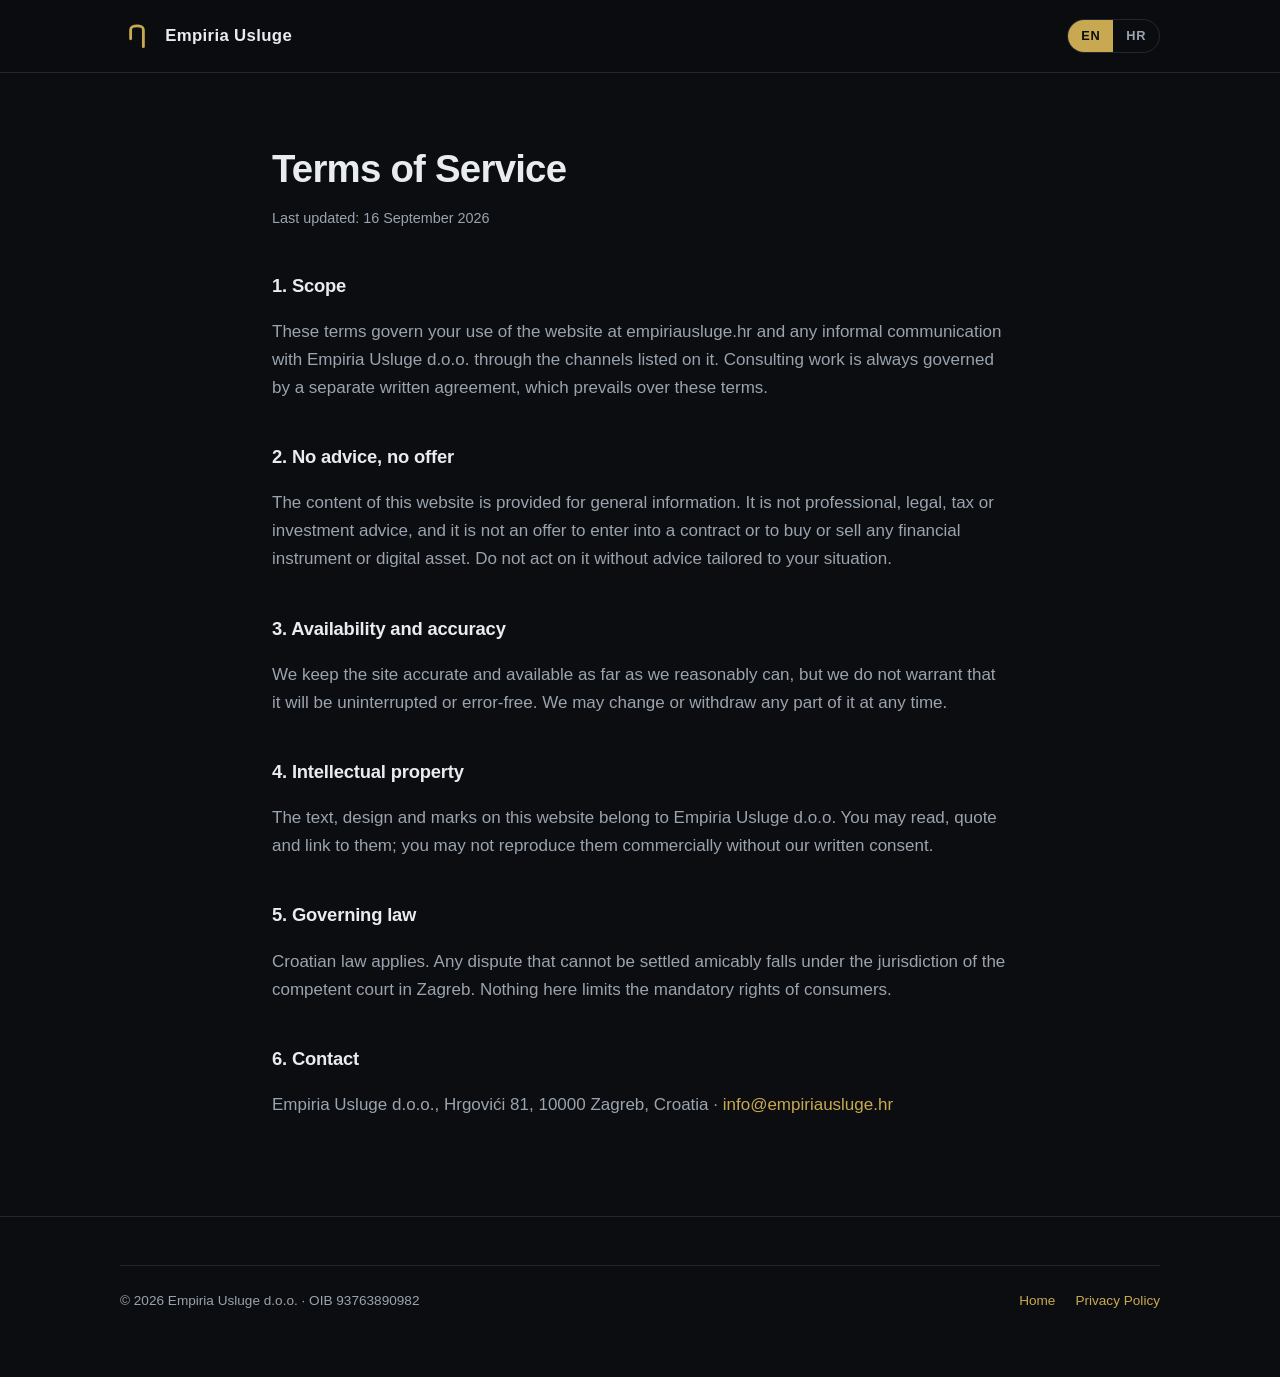
<file: terms.html>
<!DOCTYPE html>
<html lang="en" data-lang="en">
<head>
<meta charset="utf-8">
<meta name="viewport" content="width=device-width, initial-scale=1">
<title>Terms of Service — Empiria Usluge d.o.o.</title>
<meta name="description" content="Terms governing the use of the empiriausluge.hr website and communication with Empiria Usluge d.o.o.">
<link rel="canonical" href="https://empiriausluge.hr/terms">
<link rel="icon" href="/favicon.svg" type="image/svg+xml">
<link rel="stylesheet" href="/style.css?v=2">
</head>
<body>

<header class="site-header">
  <div class="wrap">
    <a class="brand" href="/">
      <svg viewBox="0 0 96 96" aria-hidden="true"><path d="M30 56 V30 C30 16 66 16 66 30 V78" fill="none" stroke="currentColor" stroke-width="8" stroke-linecap="round" stroke-linejoin="round"/></svg>
      <span class="brand-name">Empiria&nbsp;Usluge</span>
    </a>
    <div class="lang-toggle" role="group" aria-label="Language / Jezik">
      <button type="button" data-set-lang="en" aria-pressed="true">EN</button>
      <button type="button" data-set-lang="hr" aria-pressed="false">HR</button>
    </div>
  </div>
</header>

<main class="wrap doc">
  <h1>
    <span lang="en">Terms of Service</span>
    <span lang="hr">Uvjeti korištenja</span>
  </h1>
  <p class="updated">
    <span lang="en">Last updated: 16 September 2026</span>
    <span lang="hr">Zadnja izmjena: 16. rujna 2026.</span>
  </p>

  <h2><span lang="en">1. Scope</span><span lang="hr">1. Područje primjene</span></h2>
  <p>
    <span lang="en">These terms govern your use of the website at empiriausluge.hr and any informal communication with Empiria Usluge d.o.o. through the channels listed on it. Consulting work is always governed by a separate written agreement, which prevails over these terms.</span>
    <span lang="hr">Ovi uvjeti uređuju korištenje mrežnih stranica empiriausluge.hr i neformalnu komunikaciju s društvom Empiria Usluge d.o.o. putem kanala navedenih na stranicama. Konzultantski rad uvijek se uređuje zasebnim pisanim ugovorom koji ima prednost pred ovim uvjetima.</span>
  </p>

  <h2><span lang="en">2. No advice, no offer</span><span lang="hr">2. Informativni karakter</span></h2>
  <p>
    <span lang="en">The content of this website is provided for general information. It is not professional, legal, tax or investment advice, and it is not an offer to enter into a contract or to buy or sell any financial instrument or digital asset. Do not act on it without advice tailored to your situation.</span>
    <span lang="hr">Sadržaj ovih stranica objavljen je u informativne svrhe. Ne predstavlja stručni, pravni, porezni ni investicijski savjet, niti ponudu za sklapanje ugovora ili kupnju odnosno prodaju bilo kojeg financijskog instrumenta ili digitalne imovine. Ne postupajte po njemu bez savjeta prilagođenog vašoj situaciji.</span>
  </p>

  <h2><span lang="en">3. Availability and accuracy</span><span lang="hr">3. Dostupnost i točnost</span></h2>
  <p>
    <span lang="en">We keep the site accurate and available as far as we reasonably can, but we do not warrant that it will be uninterrupted or error-free. We may change or withdraw any part of it at any time.</span>
    <span lang="hr">Nastojimo održavati stranice točnima i dostupnima u razumnoj mjeri, ali ne jamčimo neprekinut rad niti odsutnost pogrešaka. Bilo koji dio stranica možemo izmijeniti ili ukloniti u svakom trenutku.</span>
  </p>

  <h2><span lang="en">4. Intellectual property</span><span lang="hr">4. Intelektualno vlasništvo</span></h2>
  <p>
    <span lang="en">The text, design and marks on this website belong to Empiria Usluge d.o.o. You may read, quote and link to them; you may not reproduce them commercially without our written consent.</span>
    <span lang="hr">Tekst, dizajn i znakovi na ovim stranicama vlasništvo su društva Empiria Usluge d.o.o. Smijete ih čitati, citirati i povezivati poveznicom; komercijalno ih umnožavati smijete samo uz našu pisanu suglasnost.</span>
  </p>

  <h2><span lang="en">5. Governing law</span><span lang="hr">5. Mjerodavno pravo</span></h2>
  <p>
    <span lang="en">Croatian law applies. Any dispute that cannot be settled amicably falls under the jurisdiction of the competent court in Zagreb. Nothing here limits the mandatory rights of consumers.</span>
    <span lang="hr">Primjenjuje se hrvatsko pravo. Za sporove koji se ne mogu riješiti sporazumno nadležan je stvarno nadležni sud u Zagrebu. Ovime se ne ograničavaju prisilna prava potrošača.</span>
  </p>

  <h2><span lang="en">6. Contact</span><span lang="hr">6. Kontakt</span></h2>
  <p>
    <span lang="en">Empiria Usluge d.o.o., Hrgovići 81, 10000 Zagreb, Croatia &middot; <a href="mailto:info@empiriausluge.hr">info@empiriausluge.hr</a></span>
    <span lang="hr">Empiria Usluge d.o.o., Hrgovići 81, 10000 Zagreb, Hrvatska &middot; <a href="mailto:info@empiriausluge.hr">info@empiriausluge.hr</a></span>
  </p>
</main>

<footer class="site-footer">
  <div class="wrap">
    <div class="footer-bottom">
      <span>&copy; <span id="year">2026</span> Empiria Usluge d.o.o. &middot; OIB 93763890982</span>
      <nav class="footer-links">
        <a href="/"><span lang="en">Home</span><span lang="hr">Naslovnica</span></a>
        <a href="/privacy"><span lang="en">Privacy Policy</span><span lang="hr">Pravila privatnosti</span></a>
      </nav>
    </div>
  </div>
</footer>

<script src="/lang.js?v=2"></script>
</body>
</html>
</file>
<file: style.css>
:root {
  --bg: #0b0d10;
  --surface: #14171c;
  --border: #23272f;
  --text: #e9ecef;
  --muted: #9aa3ae;
  --accent: #c8a951;
  --maxw: 68rem;
}

* { box-sizing: border-box; }

html { -webkit-text-size-adjust: 100%; scroll-behavior: smooth; }

body {
  margin: 0;
  background: var(--bg);
  color: var(--text);
  font-family: -apple-system, BlinkMacSystemFont, "Segoe UI", Inter, Roboto,
               "Helvetica Neue", Arial, sans-serif;
  font-size: 17px;
  line-height: 1.65;
  -webkit-font-smoothing: antialiased;
}

/* --- bilingual toggle: show only the active language --- */
html[data-lang="en"] [lang="hr"],
html[data-lang="hr"] [lang="en"] { display: none; }

.wrap {
  max-width: var(--maxw);
  margin: 0 auto;
  padding: 0 1.5rem;
}

a { color: var(--accent); text-decoration: none; }
a:hover { text-decoration: underline; }

/* --- header --- */
.site-header {
  border-bottom: 1px solid var(--border);
  position: sticky;
  top: 0;
  background: rgba(11, 13, 16, 0.85);
  backdrop-filter: blur(10px);
  z-index: 10;
}

.site-header .wrap {
  display: flex;
  align-items: center;
  justify-content: space-between;
  gap: 1rem;
  min-height: 4.5rem;
}

.brand {
  display: flex;
  align-items: center;
  gap: 0.7rem;
  color: var(--text);
  text-decoration: none;
}
.brand:hover { text-decoration: none; }

.brand svg { width: 34px; height: 34px; color: var(--accent); flex: none; }

.brand-name {
  font-size: 1.05rem;
  font-weight: 600;
  letter-spacing: 0.02em;
}

.lang-toggle {
  display: flex;
  border: 1px solid var(--border);
  border-radius: 999px;
  overflow: hidden;
  flex: none;
}

.lang-toggle button {
  appearance: none;
  background: none;
  border: 0;
  color: var(--muted);
  font: inherit;
  font-size: 0.8rem;
  font-weight: 600;
  letter-spacing: 0.06em;
  padding: 0.35rem 0.8rem;
  cursor: pointer;
}

.lang-toggle button[aria-pressed="true"] {
  background: var(--accent);
  color: #0b0d10;
}

/* --- hero --- */
.hero { padding: 6rem 0 4.5rem; }

.hero .eta {
  width: 78px;
  height: 78px;
  color: var(--accent);
  margin-bottom: 2rem;
  display: block;
}

.hero h1 {
  font-size: clamp(2.1rem, 5.5vw, 3.4rem);
  line-height: 1.12;
  letter-spacing: -0.025em;
  font-weight: 650;
  margin: 0 0 1.4rem;
  max-width: 20ch;
}

.hero p {
  font-size: clamp(1.05rem, 2vw, 1.22rem);
  color: var(--muted);
  max-width: 56ch;
  margin: 0;
}

/* --- services --- */
.services {
  display: grid;
  grid-template-columns: repeat(auto-fit, minmax(16rem, 1fr));
  gap: 1.25rem;
  padding-bottom: 5rem;
}

.card {
  background: var(--surface);
  border: 1px solid var(--border);
  border-radius: 14px;
  padding: 1.7rem;
}

.card h2 {
  font-size: 1.02rem;
  font-weight: 640;
  letter-spacing: 0.01em;
  margin: 0 0 0.7rem;
}

.card h2::before {
  content: "";
  display: block;
  width: 26px;
  height: 2px;
  background: var(--accent);
  margin-bottom: 1rem;
}

.card p { margin: 0; color: var(--muted); font-size: 0.97rem; }

/* --- contact --- */
.contact {
  border-top: 1px solid var(--border);
  padding: 4.5rem 0;
}

.contact h2 {
  font-size: 1.7rem;
  letter-spacing: -0.02em;
  margin: 0 0 0.9rem;
}

.contact p { color: var(--muted); margin: 0 0 1.8rem; max-width: 52ch; }

.mailto {
  display: inline-block;
  font-size: 1.15rem;
  font-weight: 600;
  border: 1px solid var(--accent);
  border-radius: 10px;
  padding: 0.75rem 1.5rem;
}
.mailto:hover { background: var(--accent); color: #0b0d10; text-decoration: none; }

/* --- legal footer --- */
.site-footer {
  border-top: 1px solid var(--border);
  padding: 3rem 0 4rem;
  font-size: 0.9rem;
  color: var(--muted);
}

.legal-grid {
  display: grid;
  grid-template-columns: repeat(auto-fit, minmax(15rem, 1fr));
  gap: 1.75rem 2.5rem;
  margin-bottom: 2.5rem;
}

.legal-grid h3 {
  font-size: 0.72rem;
  text-transform: uppercase;
  letter-spacing: 0.13em;
  color: var(--text);
  margin: 0 0 0.55rem;
  font-weight: 600;
}

.legal-grid p { margin: 0; }
.legal-grid dl { margin: 0; }
.legal-grid dt {
  color: var(--text);
  font-weight: 600;
  font-size: 0.78rem;
  letter-spacing: 0.04em;
}
.legal-grid dd { margin: 0 0 0.6rem; }
.legal-grid dd:last-child { margin-bottom: 0; }

.footer-bottom {
  border-top: 1px solid var(--border);
  padding-top: 1.5rem;
  display: flex;
  flex-wrap: wrap;
  gap: 0.6rem 1.5rem;
  justify-content: space-between;
  font-size: 0.85rem;
}

.footer-links { display: flex; gap: 1.25rem; flex-wrap: wrap; }

/* --- legal pages (privacy / terms) --- */
.doc { padding: 4rem 0 5rem; max-width: 46rem; }
.doc h1 {
  font-size: clamp(1.8rem, 4vw, 2.4rem);
  letter-spacing: -0.02em;
  margin: 0 0 0.4rem;
}
.doc .updated { color: var(--muted); font-size: 0.9rem; margin: 0 0 2.5rem; }
.doc h2 {
  font-size: 1.15rem;
  margin: 2.5rem 0 0.7rem;
  letter-spacing: -0.01em;
}
.doc p, .doc li { color: var(--muted); }
.doc li { margin-bottom: 0.4rem; }
.doc strong { color: var(--text); font-weight: 600; }

/* --- product teaser on the homepage --- */
.teaser {
  display: block;
  background: var(--surface);
  border: 1px solid var(--border);
  border-left: 3px solid var(--accent);
  border-radius: 14px;
  padding: 1.7rem;
  color: var(--text);
  grid-column: 1 / -1;
}
.teaser:hover { text-decoration: none; border-color: var(--accent); }
.teaser h2 { font-size: 1.3rem; letter-spacing: -0.01em; margin: 0.2rem 0 0.5rem; }
.teaser p { margin: 0 0 0.9rem; color: var(--muted); max-width: 60ch; }
.teaser .more { color: var(--accent); font-weight: 600; font-size: 0.95rem; }
.teaser .eyebrow { color: var(--accent); margin: 0; }

.eyebrow {
  font-size: 0.75rem;
  text-transform: uppercase;
  letter-spacing: 0.13em;
  color: var(--accent);
  font-weight: 600;
  margin: 0;
}

/* --- product page (recepcija) --- */
.product-hero {
  display: grid;
  grid-template-columns: minmax(0, 1.15fr) minmax(0, 0.85fr);
  gap: 3.5rem;
  align-items: center;
  padding-top: 4.5rem;
  padding-bottom: 4rem;
}

.product-intro h1 {
  font-size: clamp(2.1rem, 5.5vw, 3.2rem);
  line-height: 1.1;
  letter-spacing: -0.025em;
  font-weight: 650;
  margin: 0.8rem 0 1.1rem;
}

.product-intro p { color: var(--muted); margin: 0 0 1.1rem; max-width: 56ch; }
.product-intro .eyebrow { color: var(--accent); margin: 0; }
.product-intro .lead {
  color: var(--text);
  font-size: clamp(1.1rem, 2vw, 1.28rem);
  line-height: 1.5;
}

.claims { list-style: none; padding: 0; margin: 1.6rem 0 2rem; }
.claims li {
  position: relative;
  padding-left: 1.9rem;
  margin-bottom: 0.55rem;
  font-weight: 550;
}
.claims li::before {
  content: "";
  position: absolute;
  left: 0.2rem;
  top: 0.42em;
  width: 0.7rem;
  height: 0.38rem;
  border-left: 2px solid var(--accent);
  border-bottom: 2px solid var(--accent);
  transform: rotate(-45deg);
}

.cta-row { display: flex; flex-wrap: wrap; align-items: center; gap: 0.8rem 1.2rem; }
.product-intro .cta-row { margin: 0; }
.cta-note { color: var(--muted); font-size: 0.92rem; }

/* the example conversation */
.chat {
  margin: 0;
  background: var(--surface);
  border: 1px solid var(--border);
  border-radius: 18px;
  padding: 1.25rem;
  display: flex;
  flex-direction: column;
  gap: 0.55rem;
  font-size: 0.9rem;
  line-height: 1.45;
}

.chat-label {
  margin: 0;
  font-size: 0.68rem;
  text-transform: uppercase;
  letter-spacing: 0.13em;
  color: var(--muted);
  font-weight: 600;
}
.chat-label-staff {
  margin-top: 0.9rem;
  padding-top: 1rem;
  border-top: 1px dashed var(--border);
}

.bubble {
  max-width: 88%;
  padding: 0.6rem 0.8rem;
  border-radius: 12px;
}
.from-patient {
  align-self: flex-end;
  background: rgba(200, 169, 81, 0.16);
  border: 1px solid rgba(200, 169, 81, 0.35);
  border-bottom-right-radius: 4px;
}
.from-assistant {
  align-self: flex-start;
  background: #1c2027;
  border: 1px solid var(--border);
  border-bottom-left-radius: 4px;
}

.chips, .actions { display: flex; flex-wrap: wrap; gap: 0.4rem; margin-top: 0.55rem; }
.chips span, .actions span {
  border: 1px solid var(--border);
  border-radius: 999px;
  padding: 0.12rem 0.65rem;
  font-size: 0.82rem;
  color: var(--text);
}
.chips .picked { border-color: var(--accent); color: var(--accent); }
.staff-note { max-width: 100%; }
.actions span { border-color: rgba(200, 169, 81, 0.45); color: var(--accent); font-weight: 600; }

/* sections */
.product-section { padding-top: 3.5rem; padding-bottom: 0.5rem; }
.product-section h2 {
  font-size: 1.6rem;
  letter-spacing: -0.02em;
  margin: 0 0 1.5rem;
}
.product-section h3 { font-size: 1.02rem; font-weight: 640; margin: 0 0 0.45rem; }
.product-section p, .product-section li { color: var(--muted); }

.steps {
  list-style: none;
  counter-reset: step;
  padding: 0;
  margin: 0;
  display: grid;
  grid-template-columns: repeat(auto-fit, minmax(16rem, 1fr));
  gap: 1.25rem;
}
.steps li {
  counter-increment: step;
  background: var(--surface);
  border: 1px solid var(--border);
  border-radius: 14px;
  padding: 1.5rem 1.6rem;
}
.steps li::before {
  content: counter(step);
  display: inline-grid;
  place-items: center;
  width: 1.9rem;
  height: 1.9rem;
  border: 1px solid var(--accent);
  border-radius: 50%;
  color: var(--accent);
  font-weight: 650;
  font-size: 0.9rem;
  margin-bottom: 0.9rem;
}
.steps p { margin: 0; font-size: 0.97rem; }

.features {
  display: grid;
  grid-template-columns: repeat(4, minmax(0, 1fr));
  gap: 1.6rem 2rem;
}
.features article { border-top: 2px solid var(--accent); padding-top: 0.9rem; }
.features article h3 { font-size: 0.98rem; }
.features p { margin: 0; font-size: 0.94rem; }

.split {
  display: grid;
  grid-template-columns: repeat(3, minmax(0, 1fr));
  gap: 2rem 2.5rem;
}
.split h2 { font-size: 1.3rem; margin-bottom: 1rem; }
.split p { margin: 0 0 1rem; }
.split ul { margin: 0; padding-left: 1.2rem; }
.split li { margin-bottom: 0.5rem; }
.split li::marker { color: var(--accent); }

.product .contact { margin-top: 4rem; }
.product .contact .mailto { margin-right: 0; }

@media (max-width: 960px) {
  .features { grid-template-columns: repeat(2, minmax(0, 1fr)); }
}

@media (max-width: 860px) {
  .product-hero { grid-template-columns: minmax(0, 1fr); gap: 2.5rem; padding-top: 3rem; }
  .split { grid-template-columns: minmax(0, 1fr); }
}

@media (max-width: 520px) {
  .features { grid-template-columns: minmax(0, 1fr); }
}

@media (max-width: 640px) {
  .hero { padding: 4rem 0 3rem; }
  .hero .eta { width: 60px; height: 60px; margin-bottom: 1.5rem; }
  body { font-size: 16px; }
}

@media (prefers-reduced-motion: reduce) {
  html { scroll-behavior: auto; }
}

/* Printing the product page gives a light A4 one-pager a clinic can file or pass on. */
@page { size: A4; margin: 11mm 13mm; }

@media print {
  :root {
    --bg: #fff;
    --surface: #fff;
    --border: #d4d8dd;
    --text: #111;
    --muted: #3d444c;
    --accent: #8a6d1f;
  }
  body { font-size: 8.6pt; line-height: 1.38; }
  .wrap { max-width: none; padding: 0; }
  .site-header { position: static; background: none; backdrop-filter: none; }
  .site-header .wrap { min-height: 0; padding-bottom: 2.5mm; }
  .brand svg { width: 20px; height: 20px; }
  .brand-name { font-size: 9.5pt; }
  .lang-toggle, .cta-row, .product .contact .mailto { display: none; }

  .product-hero {
    grid-template-columns: minmax(0, 1.3fr) minmax(0, 1fr);
    gap: 7mm;
    align-items: start;
    padding: 5mm 0 0;
  }
  .product-intro h1 { font-size: 21pt; margin: 1mm 0 2mm; }
  .product-intro .lead { font-size: 11pt; line-height: 1.35; }
  .product-intro p { margin: 0 0 2mm; }
  .claims { margin: 3mm 0 0; }
  .claims li { margin-bottom: 1mm; padding-left: 1.4rem; }

  .chat { padding: 3mm; gap: 1.5mm; font-size: 7.8pt; border-radius: 10px; }
  .chat-label { font-size: 6.5pt; }
  .chat-label-staff { margin-top: 1.5mm; padding-top: 2mm; }
  .bubble { padding: 1.4mm 2.2mm; border-radius: 8px; }
  .from-assistant { background: #f3f4f6; }
  .chips, .actions { margin-top: 1.2mm; gap: 1mm; }
  .chips span, .actions span { font-size: 7.4pt; padding: 0 2mm; }

  .product-section { padding-top: 5mm; padding-bottom: 0; }
  .product-section h2 { font-size: 12.5pt; margin: 0 0 2.5mm; }
  .product-section h3 { font-size: 9pt; margin-bottom: 0.8mm; }

  .steps { grid-template-columns: repeat(3, minmax(0, 1fr)); gap: 3mm; }
  .steps li { padding: 2.8mm 3.2mm; border-radius: 8px; }
  .steps li::before { width: 1.2rem; height: 1.2rem; font-size: 7.5pt; margin-bottom: 1.2mm; }
  .steps p, .features p { font-size: 8.4pt; }

  .features { grid-template-columns: repeat(4, minmax(0, 1fr)); gap: 3mm 4mm; }
  .features article { padding-top: 1.5mm; border-top-width: 1.5px; }
  .features article h3 { font-size: 8.8pt; }

  .split { grid-template-columns: repeat(3, minmax(0, 1fr)); gap: 6mm; }
  .split h2 { font-size: 11pt; }
  .split p { margin: 0 0 1.5mm; }
  .split li { margin-bottom: 0.8mm; }

  .steps li, .features article, .chat, .split > div { break-inside: avoid; }

  .product .contact { margin-top: 5mm; padding: 3.5mm 0 0; }
  .product .contact h2 { font-size: 12.5pt; margin: 0 0 1.5mm; }
  .product .contact p { margin: 0; max-width: none; }
  .product .contact p::after { content: " info@empiriausluge.hr"; color: var(--text); font-weight: 600; }
  .site-footer { padding: 3mm 0 0; margin-top: 4mm; font-size: 7.5pt; }
  .footer-bottom { padding-top: 2mm; }
  .footer-links { display: none; }
}
</file>
